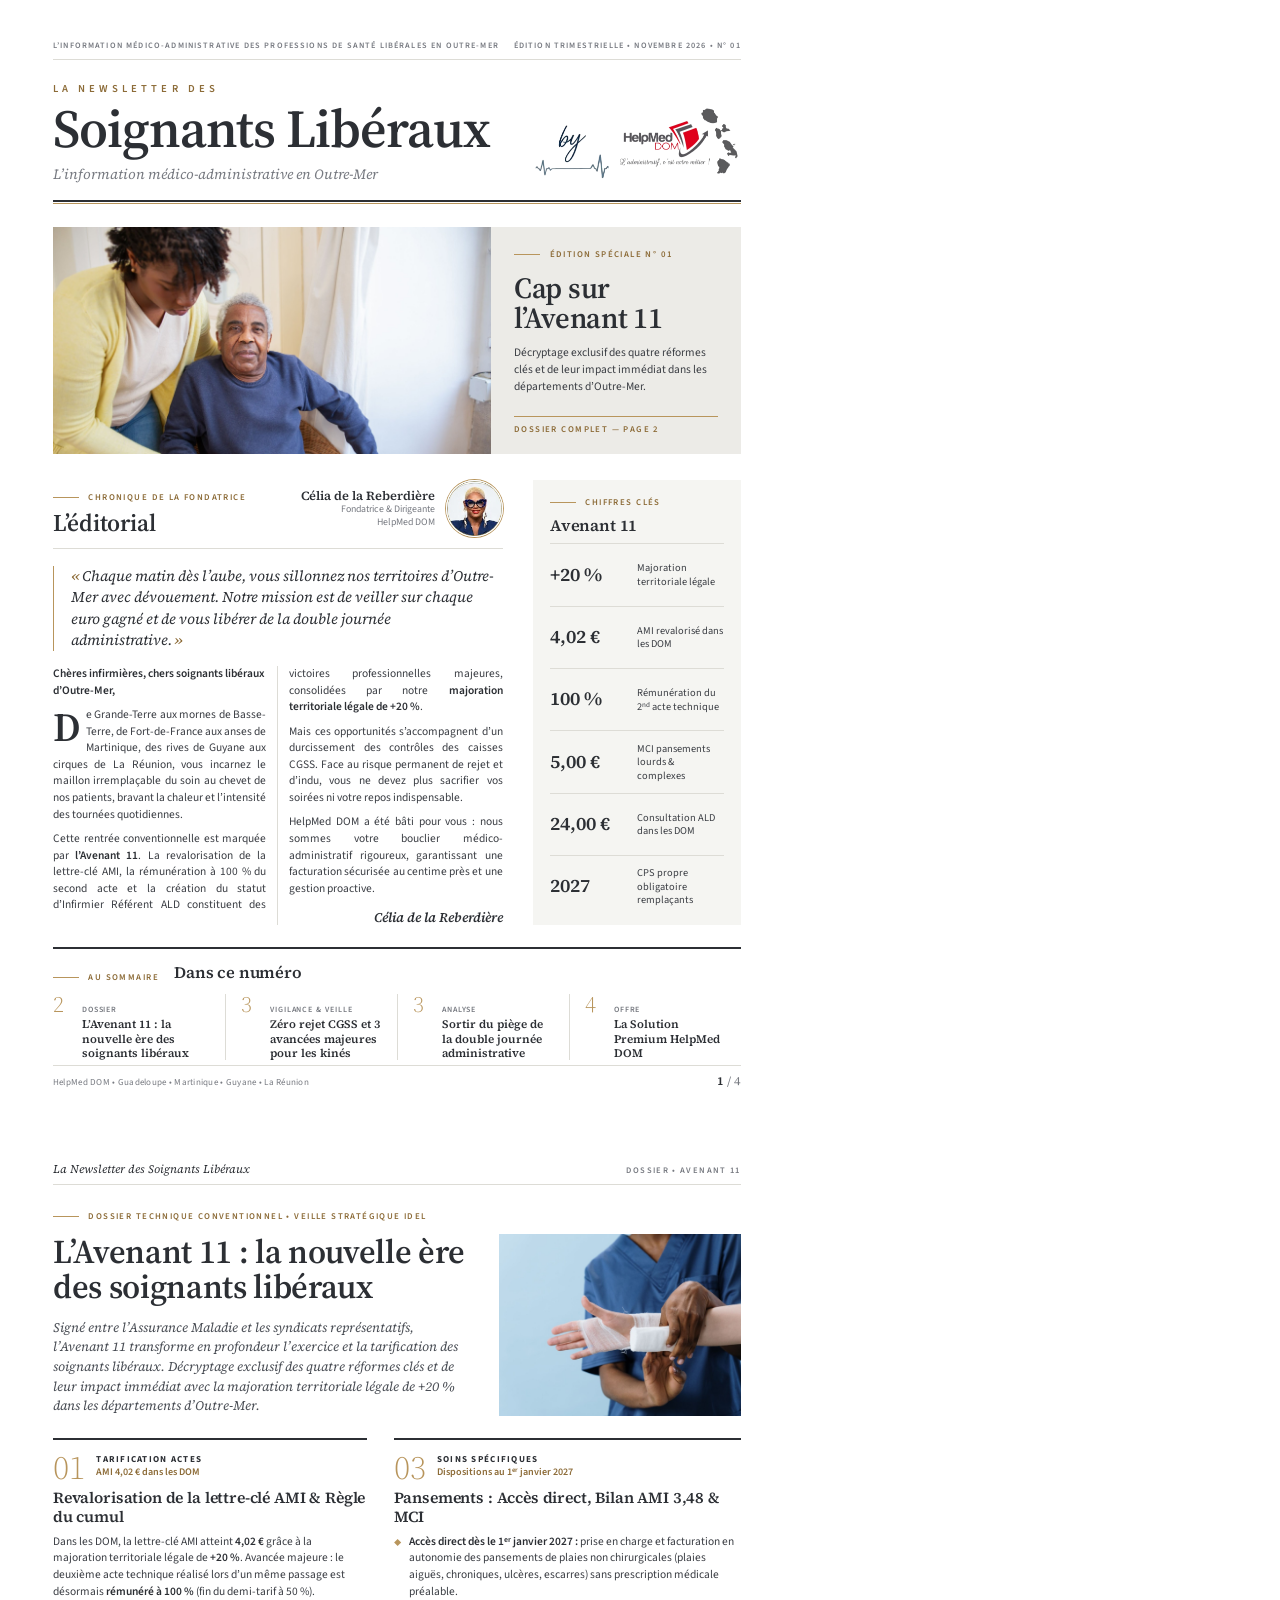
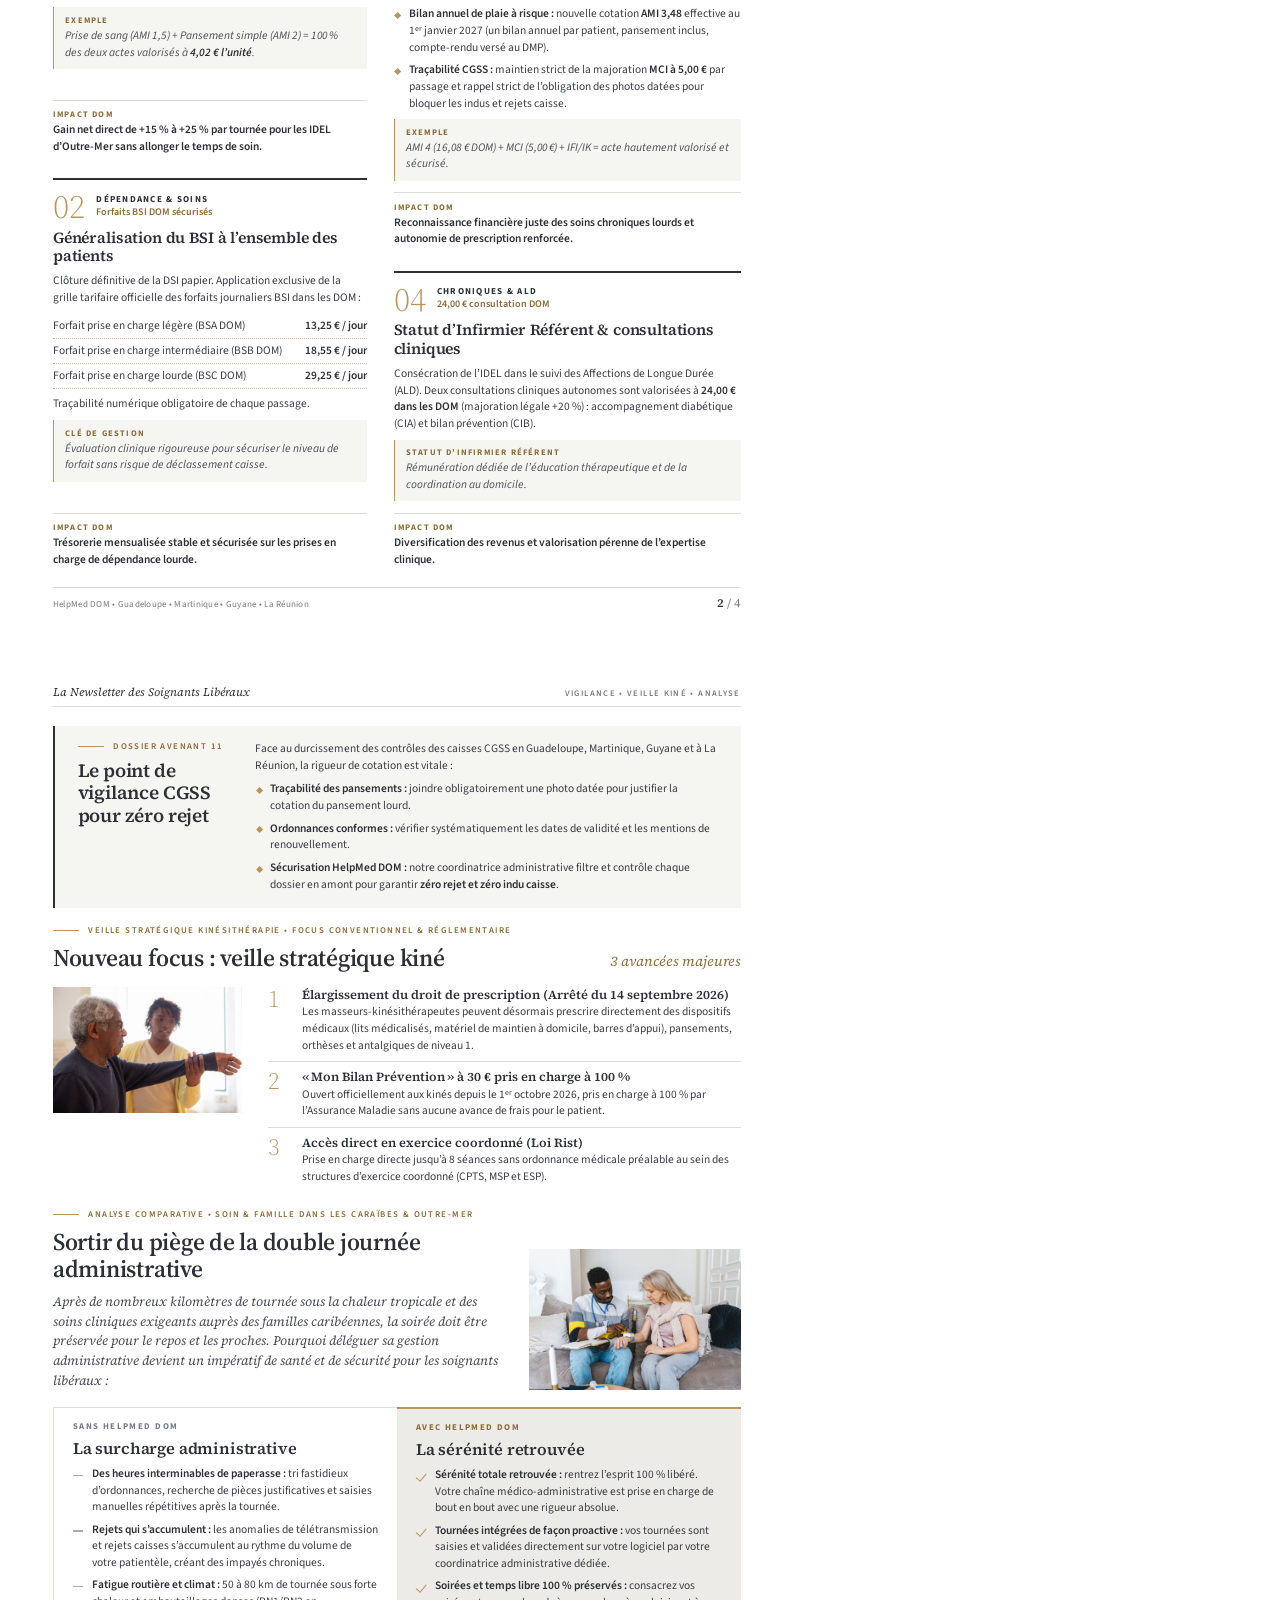
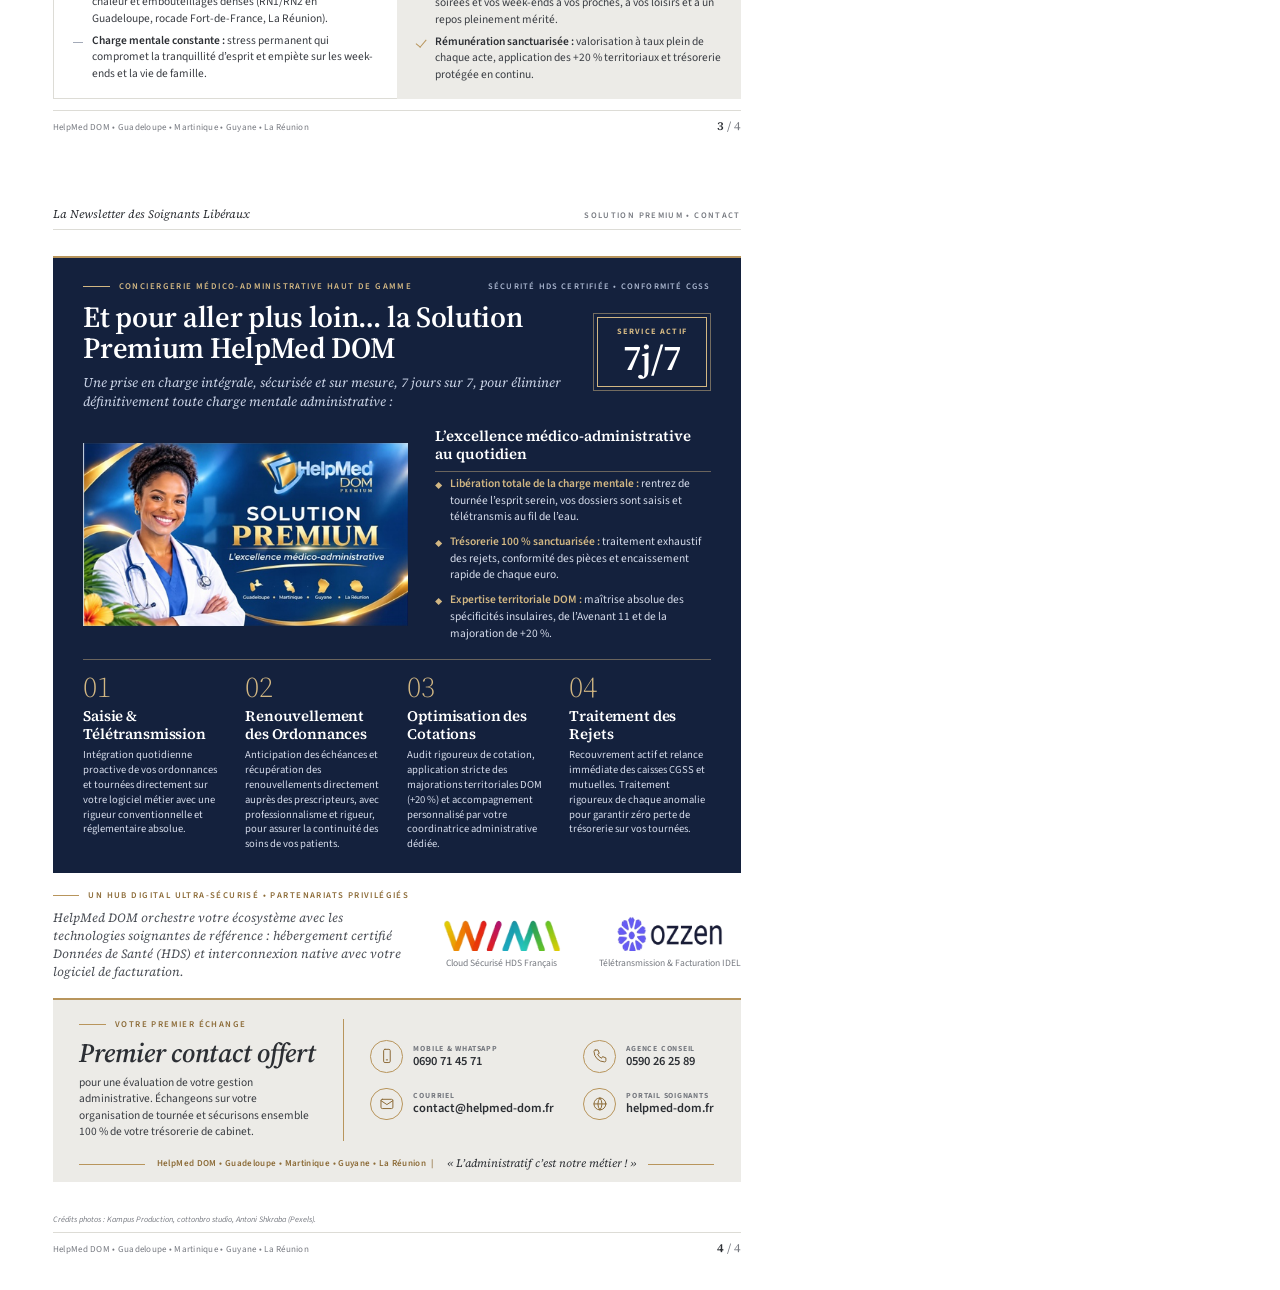
<file: newsletter/index.html>
<!doctype html>
<html lang="fr">
<head>
<meta charset="utf-8">
<title>Newsletter HelpMed DOM — Édition Spéciale N° 01 : Cap sur l'Avenant 11</title>
<link rel="stylesheet" href="assets/fonts/fonts.css">
<link rel="stylesheet" href="assets/theme.css">
<style>
  .np-title, .h-xl, .h-l, .cover-panel h2, .premium h2, .ct-head h2 { font-family: var(--display); }

  /* ---------- page 1 : la une ---------- */
  .topline { display: flex; justify-content: space-between; font: 600 6.2pt/1 var(--sans); letter-spacing: .14em; text-transform: uppercase; color: var(--muted); padding-bottom: 2.4mm; border-bottom: .5pt solid var(--rule); }
  .nameplate { display: grid; grid-template-columns: 1fr auto; align-items: end; gap: 6mm; padding: 6.5mm 0 4.5mm; }
  .np-pre { font: 600 8pt/1 var(--sans); letter-spacing: .38em; text-transform: uppercase; color: var(--gold); }
  .np-title { font-size: 40pt; line-height: .95; letter-spacing: -.02em; margin-top: 2.4mm; }
  .np-tag { font: italic 400 10.5pt/1.3 var(--serif); color: var(--muted); margin-top: 2.6mm; }
  .nameplate img { height: 20mm; mix-blend-mode: multiply; margin-bottom: 1mm; }
  .np-rule { height: 3.2pt; border-top: 1.6pt solid var(--ink); border-bottom: .5pt solid var(--gold-rule); }

  .cover { display: grid; grid-template-columns: 1fr 66mm; height: 60mm; margin-top: 6mm; }
  .cover-panel { background: var(--panel); padding: 6mm 6mm 5mm; display: flex; flex-direction: column; }
  .cover-panel h2 { font-size: 22pt; line-height: 1.05; margin-top: 3.2mm; }
  .cover-panel p { margin-top: 3mm; }
  .cover-panel .go { margin-top: auto; padding-top: 2.4mm; border-top: .5pt solid var(--gold-rule); font: 600 6.6pt/1 var(--sans); letter-spacing: .16em; text-transform: uppercase; color: var(--gold); }

  .p3 .rhead { margin-bottom: 5mm; }
  .p3 .compare { margin-bottom: 3mm; }
  .p1-main { display: grid; grid-template-columns: 1fr 55mm; gap: 8mm; margin-top: 7mm; }
  .edito-head { display: flex; justify-content: space-between; align-items: flex-end; gap: 4mm; padding-bottom: 3mm; border-bottom: .5pt solid var(--rule); }
  .edito-head h2 { margin-top: 1.8mm; }
  .byline { display: flex; align-items: center; gap: 3mm; text-align: right; }
  .byline img { order: 2; width: 15mm; height: 15mm; border-radius: 50%; object-fit: cover; border: 1.2pt solid #fff; box-shadow: 0 0 0 .7pt var(--gold-rule); }
  .byline b { display: block; font: 600 9.4pt/1.2 var(--serif); }
  .byline span { display: block; font-size: 7.4pt; line-height: 1.3; color: var(--muted); }
  .pull { margin: 4.5mm 0 4mm; padding-left: 4.5mm; border-left: 1.2pt solid var(--gold-rule); font: italic 400 11pt/1.45 var(--serif); color: var(--ink); }
  /* Guillemets ouvrant et fermant identiques, avec espace fine insécable */
  .pull::before { content: "«\202F"; font-weight: 600; color: var(--gold); }
  .pull::after { content: "\202F»"; font-weight: 600; color: var(--gold); }
  .edito-body { column-count: 2; column-gap: 6mm; column-rule: .5pt solid var(--rule); text-align: justify; hyphens: auto; hyphenate-limit-chars: 6 3 2; }
  .edito-body p + p { margin-top: 2mm; }
  .edito-body .salut { font-weight: 600; color: var(--ink); text-align: left; hyphens: manual; }
  .dropcap::first-letter { float: left; font: 600 30pt/.82 var(--display); color: var(--ink); margin: 1.1mm 1.6mm 0 0; }
  .sign { text-align: right !important; font: italic 600 10pt/1.2 var(--serif); color: var(--ink); margin-top: 3mm !important; }

  .side { display: flex; flex-direction: column; }
  .figs { flex: 1; display: flex; flex-direction: column; background: var(--paper); padding: 4.5mm 4.5mm 2mm; }
  .figs h3 { font-size: 12pt; margin: 1.6mm 0 1.6mm; }
  .fig { flex: 1; display: grid; grid-template-columns: 21mm 1fr; align-items: center; gap: 2mm; padding: 2mm 0; border-top: .5pt solid var(--rule); }
  .fig b { font: 600 14pt/1 var(--serif); white-space: nowrap; }
  .fig span { font-size: 7.8pt; line-height: 1.3; }
  .toc { margin-top: 6mm; padding-top: 3mm; border-top: 1.6pt solid var(--ink); }
  .toc-head { display: flex; align-items: baseline; gap: 4mm; margin-bottom: 2.6mm; }
  .toc h3 { font-size: 12pt; }
  .toc-items { display: grid; grid-template-columns: repeat(4, 1fr); }
  .toc .ti { display: grid; grid-template-columns: 6mm 1fr; gap: 1.6mm; align-items: baseline; padding: 0 4mm; border-left: .5pt solid var(--rule); }
  .toc .ti:first-child { border-left: 0; padding-left: 0; }
  .toc .pg { font: 300 17pt/1 var(--display); color: var(--gold-rule); }
  .toc .t { font: 600 8.6pt/1.25 var(--serif); color: var(--ink); }
  .toc .s { display: block; font: 600 6pt/1.3 var(--sans); letter-spacing: .12em; text-transform: uppercase; color: var(--muted); margin-bottom: .6mm; }

  /* ---------- page 2 : dossier ---------- */
  .dossier-head { display: grid; grid-template-columns: 1fr 64mm; gap: 8mm; align-items: end; }
  .dossier-head h1 { margin: 3mm 0 3.4mm; }
  .reforms { display: grid; grid-template-columns: 0.95fr 1.05fr; gap: 7mm; margin-top: 6mm; flex: 1; margin-bottom: 5mm; }
  .stack { display: flex; flex-direction: column; gap: 6mm; }
  .reform { flex: 1 1 auto; display: flex; flex-direction: column; gap: 1.9mm; border-top: 1.6pt solid var(--ink); padding-top: 3mm; }
  .reform-top { display: flex; align-items: center; gap: 3mm; }
  .reform-top .no { font: 300 25pt/.9 var(--display); color: var(--gold-rule); }
  .reform-top .lab { font: 700 6.8pt/1.3 var(--sans); letter-spacing: .14em; text-transform: uppercase; color: var(--ink); }
  .reform-top .meta { font: 600 7.6pt/1.3 var(--sans); color: var(--gold); }
  .reform h3 { font-size: 11.6pt; line-height: 1.22; }
  .reform .ex { background: var(--paper); border-left: 1.2pt solid var(--gold-rule); padding: 2mm 3mm; font-style: italic; color: var(--ink-soft); }
  .reform .ex span, .reform .impact em { display: block; font: 700 6.4pt/1.3 var(--sans); font-style: normal; letter-spacing: .14em; text-transform: uppercase; color: var(--gold); margin-bottom: .5mm; }
  .reform .impact { margin-top: auto; padding-top: 2.2mm; border-top: .5pt solid var(--rule); font-weight: 600; color: var(--ink); }
  .tarifs li { display: flex; justify-content: space-between; gap: 3mm; padding: 1mm 0; border-bottom: .5pt dotted #cbbf9f; }
  .tarifs li b { white-space: nowrap; }

  /* ---------- page 3 : vigilance, kiné, analyse ---------- */
  .vigil { display: grid; grid-template-columns: 40mm 1fr; gap: 7mm; background: var(--paper); border-left: 2pt solid var(--ink); padding: 4mm 6mm; }
  .vigil h2 { font-size: 14pt; line-height: 1.2; margin-top: 2mm; }
  .vigil .points { margin-top: 1.8mm; }
  .sec { margin-top: 4.5mm; }
  .sec-head h2 { margin-top: 2.2mm; }
  .sec-head.inline { display: flex; justify-content: space-between; align-items: baseline; flex-wrap: wrap; column-gap: 6mm; }
  .sec-head.inline .kicker { flex-basis: 100%; }
  .sec-head .sub { font: italic 400 10.6pt/1.3 var(--serif); color: var(--gold); }
  .kine-grid { display: grid; grid-template-columns: 50mm 1fr; gap: 7mm; margin-top: 4mm; align-items: start; }
  .adv li { display: grid; grid-template-columns: 7mm 1fr; gap: 2mm; padding: 1.8mm 0; border-top: .5pt solid var(--rule); }
  .adv li:first-child { border-top: 0; padding-top: 0; }
  .adv .n { font: 300 18pt/1 var(--display); color: var(--gold-rule); }
  .adv b { display: block; font: 600 9.4pt/1.3 var(--serif); margin-bottom: .4mm; }
  .analyse-grid { display: grid; grid-template-columns: 1fr 56mm; gap: 7mm; align-items: end; }
  .analyse-grid .lead { margin-top: 2.6mm; }
  .compare { display: grid; grid-template-columns: 1fr 1fr; margin-top: 4.5mm; }
  .compare > div { padding: 3.8mm 5mm 4mm; }
  .compare .without { border: .5pt solid var(--rule); border-right: 0; }
  .compare .with { background: var(--panel); border-top: 2pt solid var(--gold-rule); }
  .compare .tag { font: 700 6.6pt/1 var(--sans); letter-spacing: .16em; text-transform: uppercase; color: var(--muted); }
  .compare .with .tag { color: var(--gold); }
  .compare h3 { font-size: 12pt; margin: 1.6mm 0 1mm; }
  .compare li { position: relative; padding-left: 5mm; margin-top: 1.5mm; }
  .compare .without li::before { content: ""; position: absolute; left: 0; top: 2.3mm; width: 2.6mm; height: .8pt; background: #a3aab8; }
  .compare .with li::before { content: ""; position: absolute; left: .6mm; top: .9mm; width: 1.3mm; height: 2.5mm; border-right: 1.1pt solid var(--gold-rule); border-bottom: 1.1pt solid var(--gold-rule); transform: rotate(40deg); }

  /* ---------- page 4 : offre premium, partenaires, contact ---------- */
  .premium { background: var(--navy); color: #d6dceb; border-top: 2pt solid var(--gold-rule); padding: 6mm 8mm 5.5mm; }
  .premium .kicker { color: var(--gold-light); }
  .premium .kicker::before { background: var(--gold-light); }
  .premium h2, .premium h3, .premium .ex-title { color: #fff; }
  .premium b { color: var(--gold-light); }
  .pm-head { display: flex; justify-content: space-between; align-items: center; }
  .pm-cert { font: 600 6.4pt/1 var(--sans); letter-spacing: .14em; text-transform: uppercase; color: #aab6cf; }
  .premium h2 { font-size: 22pt; line-height: 1.08; margin-top: 2.6mm; }
  .pm-top { display: grid; grid-template-columns: 1fr auto; gap: 8mm; align-items: center; }
  .pm-badge { text-align: center; border: .8pt solid var(--gold-light); outline: .5pt solid rgba(210,183,131,.5); outline-offset: 1mm; padding: 2.4mm 5mm 2.6mm; margin-right: 1mm; }
  .pm-badge span { display: block; font: 700 6.2pt/1.2 var(--sans); letter-spacing: .14em; text-transform: uppercase; color: var(--gold-light); }
  .pm-badge b { display: block; font: 600 27pt/1 var(--display); color: #fff; margin-top: 1mm; }
  .premium .lead { color: #c9d2e5; margin-top: 2mm; }
  .pm-body { display: grid; grid-template-columns: 86mm 1fr; gap: 7mm; align-items: center; margin-top: 4mm; }
  .pm-body img { width: 100%; height: auto; }
  .ex-title { font: 600 11pt/1.25 var(--serif); padding-bottom: 2mm; margin-bottom: 1mm; border-bottom: .5pt solid rgba(210,183,131,.45); }
  .premium .points li + li { margin-top: 2.2mm; }
  .premium .points li::before { background: var(--gold-light); }
  .services { display: grid; grid-template-columns: repeat(4, 1fr); gap: 5.5mm; margin-top: 4.5mm; padding-top: 3.5mm; font-size: 8pt; line-height: 1.4; border-top: .5pt solid rgba(210,183,131,.45); }
  .services .no { font: 300 22pt/1 var(--display); color: var(--gold-light); }
  .services h3 { display: flex; align-items: flex-end; font-size: 11pt; line-height: 1.2; min-height: 2.4em; margin: 1.4mm 0 1.2mm; }

  .partners { padding: 4.5mm 0; }
  .partners-row { display: grid; grid-template-columns: 1fr auto auto; gap: 9mm; align-items: center; }
  .partners p { font: italic 400 9.4pt/1.45 var(--serif); color: var(--ink-soft); margin-top: 2mm; }
  .partners figure { text-align: center; font-size: 7.2pt; line-height: 1.25; color: var(--muted); }
  .partners figure img { height: 10mm; width: auto; margin: 0 auto 1.6mm; mix-blend-mode: multiply; }

  .contact { background: var(--panel); border-top: 2pt solid var(--gold-rule); padding: 5mm 7mm 3.2mm; }
  .ct-grid { display: grid; grid-template-columns: 70mm 1fr; gap: 7mm; align-items: center; }
  .ct-head { border-right: .5pt solid var(--gold-rule); padding-right: 6mm; }
  .ct-head h2 { font-size: 20pt; font-style: italic; line-height: 1.1; margin-top: 2mm; }
  .ct-head p { margin-top: 2mm; }
  .channels { display: grid; grid-template-columns: auto auto; justify-content: space-between; gap: 4mm 6mm; }
  .ch { display: flex; align-items: center; gap: 2.8mm; }
  .ico { flex: none; width: 8.6mm; height: 8.6mm; border: .8pt solid var(--gold-rule); border-radius: 50%; display: flex; align-items: center; justify-content: center; }
  .ico svg { width: 4.2mm; height: 4.2mm; fill: none; stroke: var(--gold); stroke-width: 1.5; stroke-linecap: round; stroke-linejoin: round; }
  .ch i { display: block; font: 700 5.8pt/1.2 var(--sans); font-style: normal; letter-spacing: .1em; text-transform: uppercase; color: var(--muted); }
  .ch b { display: block; font: 600 9.4pt/1.3 var(--sans); color: var(--ink); white-space: nowrap; }
  .signoff { display: flex; align-items: center; gap: 3mm; margin-top: 4.5mm; font: 600 6.8pt/1.3 var(--sans); letter-spacing: .04em; color: var(--gold); white-space: nowrap; }
  .signoff::before, .signoff::after { content: ""; flex: 1; height: .5pt; background: var(--gold-rule); }
  .signoff em { font: italic 400 8.4pt/1 var(--serif); color: var(--ink); letter-spacing: 0; }
</style>
</head>
<body>

<!-- ===================== PAGE 1 · LA UNE ===================== -->
<section class="page p1">
  <div class="topline"><span>L'information médico-administrative des professions de santé libérales en Outre-Mer</span><span>Édition trimestrielle • Novembre 2026 • N° 01</span></div>

  <header class="nameplate">
    <div>
      <div class="np-pre">La Newsletter des</div>
      <h1 class="np-title">Soignants Libéraux</h1>
      <div class="np-tag">L'information médico-administrative en Outre-Mer</div>
    </div>
    <img src="assets/logo.png" alt="HelpMed DOM — L'administratif, c'est notre métier !">
  </header>
  <div class="np-rule"></div>

  <section class="cover">
    <div class="photo"><img src="assets/photo-une.jpg" alt="Soignante à domicile aidant un patient âgé à se lever de son fauteuil" style="object-position: 50% 0%"></div>
    <div class="cover-panel">
      <div class="kicker">Édition spéciale N° 01</div>
      <h2>Cap sur l'Avenant 11</h2>
      <p>Décryptage exclusif des quatre réformes clés et de leur impact immédiat dans les départements d'Outre-Mer.</p>
      <div class="go">Dossier complet — page 2</div>
    </div>
  </section>

  <div class="p1-main">
    <article class="edito">
      <div class="edito-head">
        <div>
          <div class="kicker">Chronique de la fondatrice</div>
          <h2 class="h-l">L'éditorial</h2>
        </div>
        <div class="byline">
          <img src="assets/portrait.png" alt="Célia de la Reberdière">
          <div><b>Célia de la Reberdière</b><span>Fondatrice &amp; Dirigeante<br>HelpMed DOM</span></div>
        </div>
      </div>
      <blockquote class="pull">Chaque matin dès l'aube, vous sillonnez nos territoires d'Outre-Mer avec dévouement. Notre mission est de veiller sur chaque euro gagné et de vous libérer de la double journée administrative.</blockquote>
      <div class="edito-body">
        <p class="salut">Chères infirmières, chers soignants libéraux d'Outre-Mer,</p>
        <p class="dropcap">De Grande-Terre aux mornes de Basse-Terre, de Fort-de-France aux anses de Martinique, des rives de Guyane aux cirques de La Réunion, vous incarnez le maillon irremplaçable du soin au chevet de nos patients, bravant la chaleur et l'intensité des tournées quotidiennes.</p>
        <p>Cette rentrée conventionnelle est marquée par <b>l'Avenant 11</b>. La revalorisation de la lettre-clé AMI, la rémunération à 100 % du second acte et la création du statut d'Infirmier Référent ALD constituent des victoires professionnelles majeures, consolidées par notre <b>majoration territoriale légale de +20 %</b>.</p>
        <p>Mais ces opportunités s'accompagnent d'un durcissement des contrôles des caisses CGSS. Face au risque permanent de rejet et d'indu, vous ne devez plus sacrifier vos soirées ni votre repos indispensable.</p>
        <p>HelpMed DOM a été bâti pour vous : nous sommes votre bouclier médico-administratif rigoureux, garantissant une facturation sécurisée au centime près et une gestion proactive.</p>
        <p class="sign">Célia de la Reberdière</p>
      </div>
    </article>

    <aside class="side">
      <div class="figs">
        <div class="kicker">Chiffres clés</div>
        <h3>Avenant 11</h3>
        <div class="fig"><b>+20 %</b><span>Majoration territoriale légale</span></div>
        <div class="fig"><b>4,02 €</b><span>AMI revalorisé dans les DOM</span></div>
        <div class="fig"><b>100 %</b><span>Rémunération du 2<sup>nd</sup> acte technique</span></div>
        <div class="fig"><b>5,00 €</b><span>MCI pansements lourds &amp; complexes</span></div>
        <div class="fig"><b>24,00 €</b><span>Consultation ALD dans les DOM</span></div>
        <div class="fig"><b>2027</b><span>CPS propre obligatoire remplaçants</span></div>
      </div>
    </aside>
  </div>

  <nav class="toc">
    <div class="toc-head"><div class="kicker">Au sommaire</div><h3>Dans ce numéro</h3></div>
    <div class="toc-items">
      <div class="ti"><span class="pg">2</span><span class="t"><span class="s">Dossier</span>L'Avenant 11 : la nouvelle ère des soignants libéraux</span></div>
      <div class="ti"><span class="pg">3</span><span class="t"><span class="s">Vigilance &amp; veille</span>Zéro rejet CGSS et 3 avancées majeures pour les kinés</span></div>
      <div class="ti"><span class="pg">3</span><span class="t"><span class="s">Analyse</span>Sortir du piège de la double journée administrative</span></div>
      <div class="ti"><span class="pg">4</span><span class="t"><span class="s">Offre</span>La Solution Premium HelpMed DOM</span></div>
    </div>
  </nav>

  <footer class="rfoot"><span>HelpMed DOM • Guadeloupe • Martinique • Guyane • La Réunion</span><span class="num">1 <span>/ 4</span></span></footer>
</section>

<!-- ===================== PAGE 2 · DOSSIER AVENANT 11 ===================== -->
<section class="page p2">
  <div class="rhead"><span class="brand">La Newsletter des Soignants Libéraux</span><span>Dossier • Avenant 11</span></div>

  <header class="dossier-head">
    <div>
      <div class="kicker">Dossier technique conventionnel • Veille stratégique IDEL</div>
      <h1 class="h-xl">L'Avenant 11 : la nouvelle ère des soignants libéraux</h1>
      <p class="lead">Signé entre l'Assurance Maladie et les syndicats représentatifs, l'Avenant 11 transforme en profondeur l'exercice et la tarification des soignants libéraux. Décryptage exclusif des quatre réformes clés et de leur impact immédiat avec la majoration territoriale légale de +20 % dans les départements d'Outre-Mer.</p>
    </div>
    <div class="photo r43"><img src="assets/photo-dossier.jpg" alt="Soignante en tenue réalisant un bandage"></div>
  </header>

  <div class="reforms">
    <div class="stack">
      <article class="reform">
        <div class="reform-top"><span class="no">01</span><div><div class="lab">Tarification actes</div><div class="meta">AMI 4,02 € dans les DOM</div></div></div>
        <h3>Revalorisation de la lettre-clé AMI &amp; Règle du cumul</h3>
        <p>Dans les DOM, la lettre-clé AMI atteint <b>4,02 €</b> grâce à la majoration territoriale légale de <b>+20 %</b>. Avancée majeure : le deuxième acte technique réalisé lors d'un même passage est désormais <b>rémunéré à 100 %</b> (fin du demi-tarif à 50 %).</p>
        <p class="ex"><span>Exemple</span>Prise de sang (AMI 1,5) + Pansement simple (AMI 2) = 100 % des deux actes valorisés à <b>4,02 € l'unité</b>.</p>
        <p class="impact"><em>Impact DOM</em>Gain net direct de +15 % à +25 % par tournée pour les IDEL d'Outre-Mer sans allonger le temps de soin.</p>
      </article>
      <article class="reform">
        <div class="reform-top"><span class="no">02</span><div><div class="lab">Dépendance &amp; soins</div><div class="meta">Forfaits BSI DOM sécurisés</div></div></div>
        <h3>Généralisation du BSI à l'ensemble des patients</h3>
        <p>Clôture définitive de la DSI papier. Application exclusive de la grille tarifaire officielle des forfaits journaliers BSI dans les DOM :</p>
        <ul class="tarifs">
          <li><span>Forfait prise en charge légère (BSA DOM)</span><b>13,25 € / jour</b></li>
          <li><span>Forfait prise en charge intermédiaire (BSB DOM)</span><b>18,55 € / jour</b></li>
          <li><span>Forfait prise en charge lourde (BSC DOM)</span><b>29,25 € / jour</b></li>
        </ul>
        <p>Traçabilité numérique obligatoire de chaque passage.</p>
        <p class="ex"><span>Clé de gestion</span>Évaluation clinique rigoureuse pour sécuriser le niveau de forfait sans risque de déclassement caisse.</p>
        <p class="impact"><em>Impact DOM</em>Trésorerie mensualisée stable et sécurisée sur les prises en charge de dépendance lourde.</p>
      </article>
    </div>
    <div class="stack">
      <article class="reform">
        <div class="reform-top"><span class="no">03</span><div><div class="lab">Soins spécifiques</div><div class="meta">Dispositions au 1<sup>er</sup> janvier 2027</div></div></div>
        <h3>Pansements : Accès direct, Bilan AMI 3,48 &amp; MCI</h3>
        <ul class="points">
          <li><b>Accès direct dès le 1<sup>er</sup> janvier 2027 :</b> prise en charge et facturation en autonomie des pansements de plaies non chirurgicales (plaies aiguës, chroniques, ulcères, escarres) sans prescription médicale préalable.</li>
          <li><b>Bilan annuel de plaie à risque :</b> nouvelle cotation <b>AMI 3,48</b> effective au 1<sup>er</sup> janvier 2027 (un bilan annuel par patient, pansement inclus, compte-rendu versé au DMP).</li>
          <li><b>Traçabilité CGSS :</b> maintien strict de la majoration <b>MCI à 5,00 €</b> par passage et rappel strict de l'obligation des photos datées pour bloquer les indus et rejets caisse.</li>
        </ul>
        <p class="ex"><span>Exemple</span>AMI 4 (16,08 € DOM) + MCI (5,00 €) + IFI/IK = acte hautement valorisé et sécurisé.</p>
        <p class="impact"><em>Impact DOM</em>Reconnaissance financière juste des soins chroniques lourds et autonomie de prescription renforcée.</p>
      </article>
      <article class="reform">
        <div class="reform-top"><span class="no">04</span><div><div class="lab">Chroniques &amp; ALD</div><div class="meta">24,00 € consultation DOM</div></div></div>
        <h3>Statut d'Infirmier Référent &amp; consultations cliniques</h3>
        <p>Consécration de l'IDEL dans le suivi des Affections de Longue Durée (ALD). Deux consultations cliniques autonomes sont valorisées à <b>24,00 € dans les DOM</b> (majoration légale +20 %) : accompagnement diabétique (CIA) et bilan prévention (CIB).</p>
        <p class="ex"><span>Statut d'Infirmier Référent</span>Rémunération dédiée de l'éducation thérapeutique et de la coordination au domicile.</p>
        <p class="impact"><em>Impact DOM</em>Diversification des revenus et valorisation pérenne de l'expertise clinique.</p>
      </article>
    </div>
  </div>

  <footer class="rfoot"><span>HelpMed DOM • Guadeloupe • Martinique • Guyane • La Réunion</span><span class="num">2 <span>/ 4</span></span></footer>
</section>

<!-- ===================== PAGE 3 · VIGILANCE, VEILLE KINÉ, ANALYSE ===================== -->
<section class="page p3">
  <div class="rhead"><span class="brand">La Newsletter des Soignants Libéraux</span><span>Vigilance • Veille kiné • Analyse</span></div>

  <section class="vigil">
    <div>
      <div class="kicker">Dossier Avenant 11</div>
      <h2>Le point de vigilance CGSS pour zéro rejet</h2>
    </div>
    <div>
      <p>Face au durcissement des contrôles des caisses CGSS en Guadeloupe, Martinique, Guyane et à La Réunion, la rigueur de cotation est vitale :</p>
      <ul class="points">
        <li><b>Traçabilité des pansements :</b> joindre obligatoirement une photo datée pour justifier la cotation du pansement lourd.</li>
        <li><b>Ordonnances conformes :</b> vérifier systématiquement les dates de validité et les mentions de renouvellement.</li>
        <li><b>Sécurisation HelpMed DOM :</b> notre coordinatrice administrative filtre et contrôle chaque dossier en amont pour garantir <b>zéro rejet et zéro indu caisse</b>.</li>
      </ul>
    </div>
  </section>

  <section class="sec kine">
    <div class="sec-head inline">
      <div class="kicker">Veille stratégique kinésithérapie • Focus conventionnel &amp; réglementaire</div>
      <h2 class="h-l">Nouveau focus : veille stratégique kiné</h2>
      <div class="sub">3 avancées majeures</div>
    </div>
    <div class="kine-grid">
      <div class="photo r32"><img src="assets/photo-kine.jpg" alt="Soignante accompagnant un patient âgé dans un exercice de mobilité, à domicile"></div>
      <ol class="adv">
        <li><span class="n">1</span><div><b>Élargissement du droit de prescription (Arrêté du 14 septembre 2026)</b>Les masseurs-kinésithérapeutes peuvent désormais prescrire directement des dispositifs médicaux (lits médicalisés, matériel de maintien à domicile, barres d'appui), pansements, orthèses et antalgiques de niveau 1.</div></li>
        <li><span class="n">2</span><div><b>« Mon Bilan Prévention » à 30 € pris en charge à 100 %</b>Ouvert officiellement aux kinés depuis le 1<sup>er</sup> octobre 2026, pris en charge à 100 % par l'Assurance Maladie sans aucune avance de frais pour le patient.</div></li>
        <li><span class="n">3</span><div><b>Accès direct en exercice coordonné (Loi Rist)</b>Prise en charge directe jusqu'à 8 séances sans ordonnance médicale préalable au sein des structures d'exercice coordonné (CPTS, MSP et ESP).</div></li>
      </ol>
    </div>
  </section>

  <section class="sec analyse">
    <div class="analyse-grid">
      <div>
        <div class="kicker">Analyse comparative • Soin &amp; famille dans les Caraïbes &amp; Outre-Mer</div>
        <h2 class="h-l" style="margin-top:2.2mm">Sortir du piège de la double journée administrative</h2>
        <p class="lead">Après de nombreux kilomètres de tournée sous la chaleur tropicale et des soins cliniques exigeants auprès des familles caribéennes, la soirée doit être préservée pour le repos et les proches. Pourquoi déléguer sa gestion administrative devient un impératif de santé et de sécurité pour les soignants libéraux :</p>
      </div>
      <div class="photo r32"><img src="assets/photo-domicile.jpg" alt="Soignant mesurant la tension d'une patiente à son domicile"></div>
    </div>
    <div class="compare">
      <div class="without">
        <div class="tag">Sans HelpMed DOM</div>
        <h3>La surcharge administrative</h3>
        <ul>
          <li><b>Des heures interminables de paperasse :</b> tri fastidieux d'ordonnances, recherche de pièces justificatives et saisies manuelles répétitives après la tournée.</li>
          <li><b>Rejets qui s'accumulent :</b> les anomalies de télétransmission et rejets caisses s'accumulent au rythme du volume de votre patientèle, créant des impayés chroniques.</li>
          <li><b>Fatigue routière et climat :</b> 50 à 80 km de tournée sous forte chaleur et embouteillages denses (RN1/RN2 en Guadeloupe, rocade Fort-de-France, La Réunion).</li>
          <li><b>Charge mentale constante :</b> stress permanent qui compromet la tranquillité d'esprit et empiète sur les week-ends et la vie de famille.</li>
        </ul>
      </div>
      <div class="with">
        <div class="tag">Avec HelpMed DOM</div>
        <h3>La sérénité retrouvée</h3>
        <ul>
          <li><b>Sérénité totale retrouvée :</b> rentrez l'esprit 100 % libéré. Votre chaîne médico-administrative est prise en charge de bout en bout avec une rigueur absolue.</li>
          <li><b>Tournées intégrées de façon proactive :</b> vos tournées sont saisies et validées directement sur votre logiciel par votre coordinatrice administrative dédiée.</li>
          <li><b>Soirées et temps libre 100 % préservés :</b> consacrez vos soirées et vos week-ends à vos proches, à vos loisirs et à un repos pleinement mérité.</li>
          <li><b>Rémunération sanctuarisée :</b> valorisation à taux plein de chaque acte, application des +20 % territoriaux et trésorerie protégée en continu.</li>
        </ul>
      </div>
    </div>
  </section>

  <footer class="rfoot"><span>HelpMed DOM • Guadeloupe • Martinique • Guyane • La Réunion</span><span class="num">3 <span>/ 4</span></span></footer>
</section>

<!-- ===================== PAGE 4 · SOLUTION PREMIUM & CONTACT ===================== -->
<section class="page p4">
  <div class="rhead"><span class="brand">La Newsletter des Soignants Libéraux</span><span>Solution Premium • Contact</span></div>

  <section class="premium">
    <div class="pm-head">
      <div class="kicker">Conciergerie médico-administrative haut de gamme</div>
      <div class="pm-cert">Sécurité HDS certifiée • Conformité CGSS</div>
    </div>
    <div class="pm-top">
      <div>
        <h2>Et pour aller plus loin... la Solution Premium HelpMed DOM</h2>
        <p class="lead">Une prise en charge intégrale, sécurisée et sur mesure, 7 jours sur 7, pour éliminer définitivement toute charge mentale administrative :</p>
      </div>
      <div class="pm-badge"><span>Service actif</span><b>7j/7</b></div>
    </div>
    <div class="pm-body">
      <img src="assets/premium.png" alt="HelpMed DOM — Solution Premium, l'excellence médico-administrative">
      <div>
        <div class="ex-title">L'excellence médico-administrative au quotidien</div>
        <ul class="points">
          <li><b>Libération totale de la charge mentale :</b> rentrez de tournée l'esprit serein, vos dossiers sont saisis et télétransmis au fil de l'eau.</li>
          <li><b>Trésorerie 100 % sanctuarisée :</b> traitement exhaustif des rejets, conformité des pièces et encaissement rapide de chaque euro.</li>
          <li><b>Expertise territoriale DOM :</b> maîtrise absolue des spécificités insulaires, de l'Avenant 11 et de la majoration de +20 %.</li>
        </ul>
      </div>
    </div>
    <div class="services">
      <div><span class="no">01</span><h3>Saisie &amp; Télétransmission</h3><p>Intégration quotidienne proactive de vos ordonnances et tournées directement sur votre logiciel métier avec une rigueur conventionnelle et réglementaire absolue.</p></div>
      <div><span class="no">02</span><h3>Renouvellement des Ordonnances</h3><p>Anticipation des échéances et récupération des renouvellements directement auprès des prescripteurs, avec professionnalisme et rigueur, pour assurer la continuité des soins de vos patients.</p></div>
      <div><span class="no">03</span><h3>Optimisation des Cotations</h3><p>Audit rigoureux de cotation, application stricte des majorations territoriales DOM (+20 %) et accompagnement personnalisé par votre coordinatrice administrative dédiée.</p></div>
      <div><span class="no">04</span><h3>Traitement des Rejets</h3><p>Recouvrement actif et relance immédiate des caisses CGSS et mutuelles. Traitement rigoureux de chaque anomalie pour garantir zéro perte de trésorerie sur vos tournées.</p></div>
    </div>
  </section>

  <section class="partners">
    <div class="kicker">Un hub digital ultra-sécurisé • Partenariats privilégiés</div>
    <div class="partners-row">
      <p>HelpMed DOM orchestre votre écosystème avec les technologies soignantes de référence : hébergement certifié Données de Santé (HDS) et interconnexion native avec votre logiciel de facturation.</p>
    <figure><img src="assets/wimi.png" alt="WIMI"><figcaption>Cloud Sécurisé HDS Français</figcaption></figure>
    <figure><img src="assets/ozzen.png" alt="ozzen"><figcaption>Télétransmission &amp; Facturation IDEL</figcaption></figure>
    </div>
  </section>

  <section class="contact">
    <div class="ct-grid">
      <div class="ct-head">
        <div class="kicker">Votre premier échange</div>
        <h2>Premier contact offert</h2>
        <p>pour une évaluation de votre gestion administrative. Échangeons sur votre organisation de tournée et sécurisons ensemble 100 % de votre trésorerie de cabinet.</p>
      </div>
      <div class="channels">
        <div class="ch"><span class="ico"><svg viewBox="0 0 24 24"><rect x="7" y="2" width="10" height="20" rx="2"/><path d="M11 18h2"/></svg></span><div><i>Mobile &amp; WhatsApp</i><b>0690 71 45 71</b></div></div>
        <div class="ch"><span class="ico"><svg viewBox="0 0 24 24"><path d="M5 3h4l2 5-2.5 1.5a11 11 0 0 0 6 6L16 13l5 2v4a2 2 0 0 1-2 2A16 16 0 0 1 3 5a2 2 0 0 1 2-2z"/></svg></span><div><i>Agence conseil</i><b>0590 26 25 89</b></div></div>
        <div class="ch"><span class="ico"><svg viewBox="0 0 24 24"><rect x="3" y="5" width="18" height="14" rx="2"/><path d="m3 7 9 6 9-6"/></svg></span><div><i>Courriel</i><b>contact@helpmed-dom.fr</b></div></div>
        <div class="ch"><span class="ico"><svg viewBox="0 0 24 24"><circle cx="12" cy="12" r="9"/><path d="M3 12h18M12 3a14 14 0 0 1 0 18M12 3a14 14 0 0 0 0 18"/></svg></span><div><i>Portail soignants</i><b>helpmed-dom.fr</b></div></div>
      </div>
    </div>
    <div class="signoff">HelpMed DOM • Guadeloupe • Martinique • Guyane • La Réunion &nbsp;|&nbsp; <em>« L'administratif c'est notre métier ! »</em></div>
  </section>

  <p class="credits">Crédits photos : Kampus Production, cottonbro studio, Antoni Shkraba (Pexels).</p>
  <footer class="rfoot"><span>HelpMed DOM • Guadeloupe • Martinique • Guyane • La Réunion</span><span class="num">4 <span>/ 4</span></span></footer>
</section>

<script src="assets/typo.js"></script>
</body>
</html>
</file>
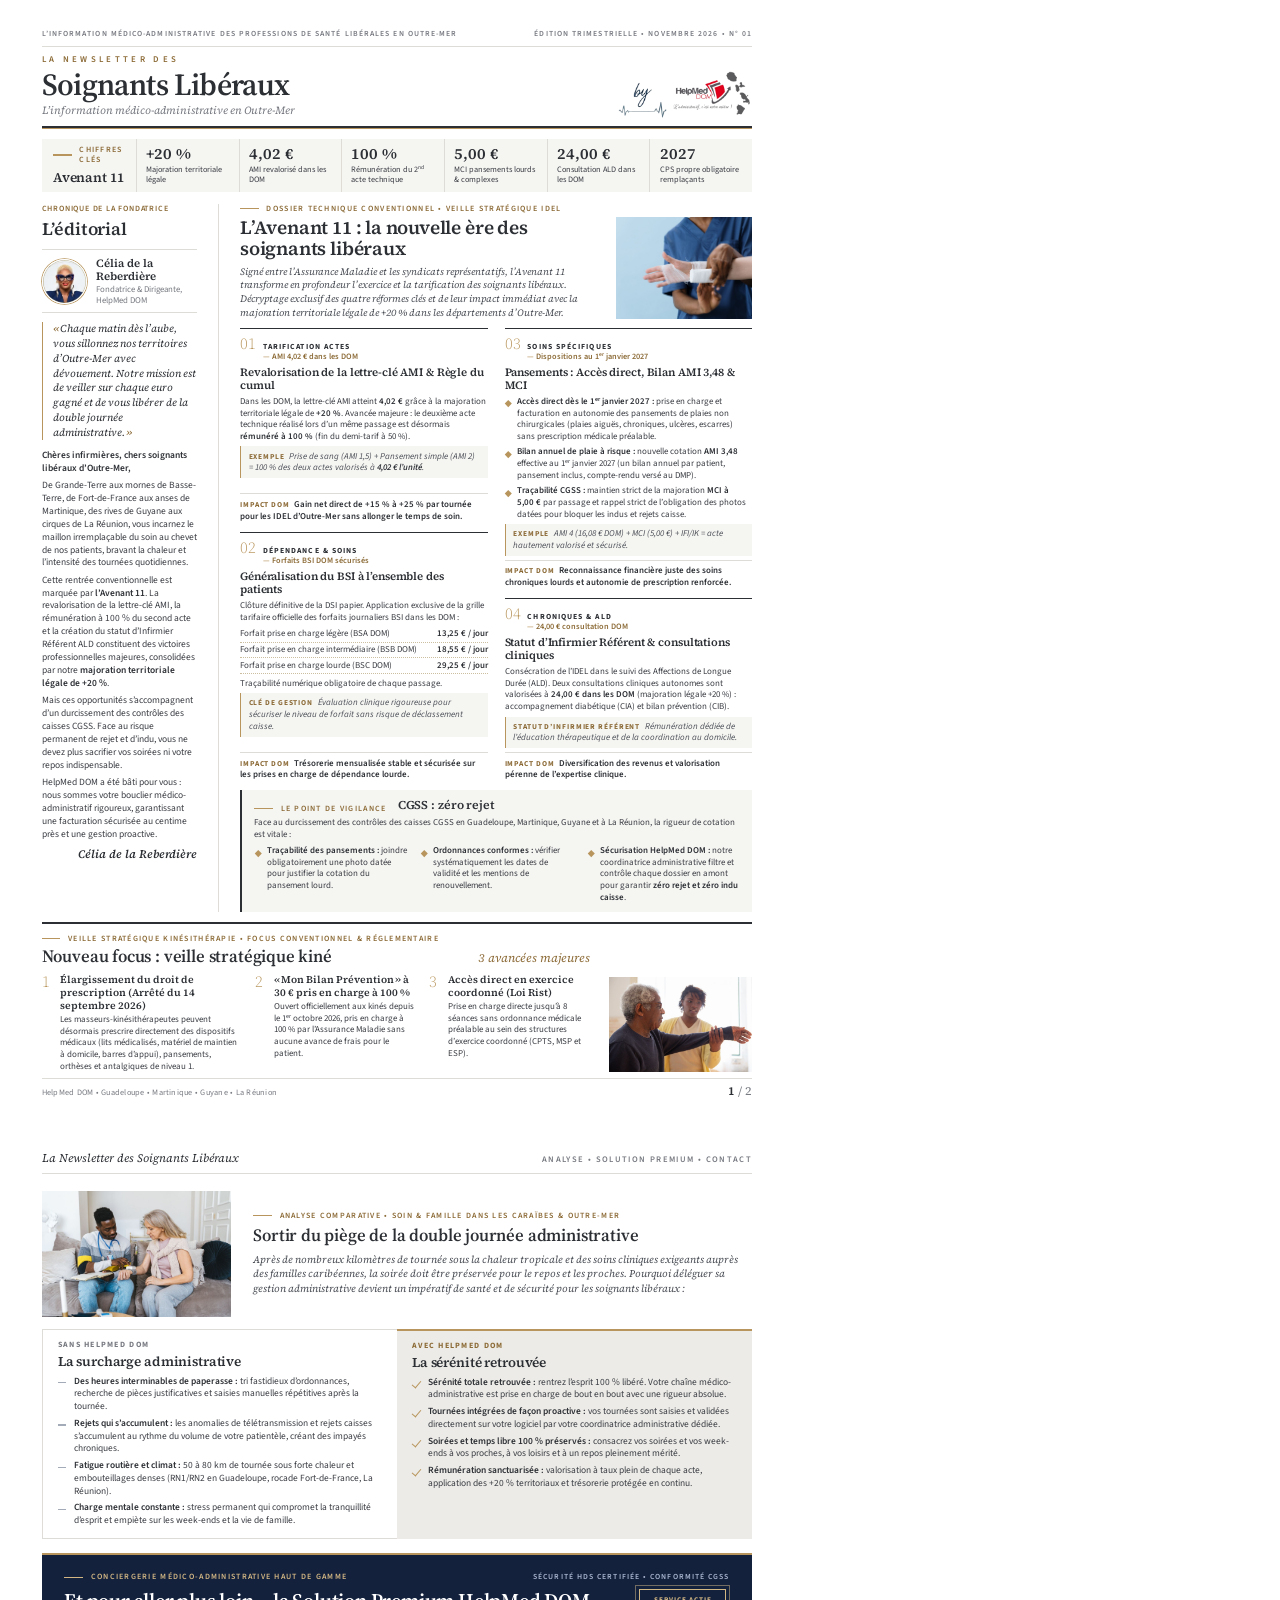
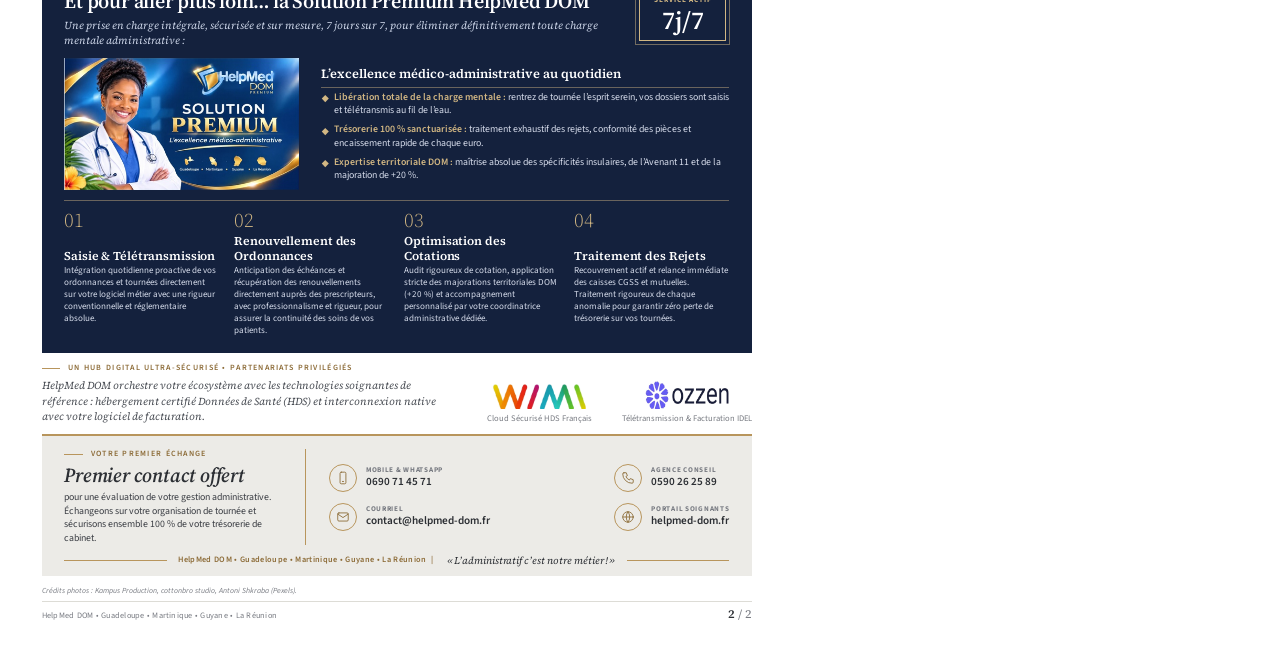
<file: newsletter/index-2p.html>
<!doctype html>
<html lang="fr">
<head>
<meta charset="utf-8">
<title>Newsletter HelpMed DOM — Édition Spéciale N° 01 : Cap sur l'Avenant 11 (version 2 pages)</title>
<link rel="stylesheet" href="assets/fonts/fonts.css">
<link rel="stylesheet" href="assets/theme.css">
<style>
  /* Version compacte : même charte que la version 4 pages, échelle typographique resserrée. */
  body { font-size: 7.4pt; line-height: 1.38; }
  .page { padding: 8mm 11mm 6.5mm; }
  .np-title, .h-l, .premium h2, .ct-head h2 { font-family: var(--display); }
  .h-l { font-size: 13pt; line-height: 1.12; }
  .lead { font-size: 8pt; line-height: 1.45; }
  .kicker { font-size: 6pt; gap: 2mm; }
  .kicker::before { width: 5mm; }
  .points li { padding-left: 3.4mm; }
  .points li + li { margin-top: 1mm; }
  .points li::before { top: 1.45mm; width: 1.2mm; height: 1.2mm; }
  .rhead { margin-bottom: 4.5mm; }
  .rfoot { padding-top: 1.5mm; font-size: 6.2pt; }
  .gap { flex: none; height: 4mm; }

  /* ---------- page 1 ---------- */
  .topline { display: flex; justify-content: space-between; font: 600 5.8pt/1 var(--sans); letter-spacing: .14em; text-transform: uppercase; color: var(--muted); padding-bottom: 2mm; border-bottom: .5pt solid var(--rule); }
  .nameplate { display: grid; grid-template-columns: 1fr auto; align-items: end; gap: 6mm; padding: 2.6mm 0 2mm; }
  .np-pre { font: 600 6.6pt/1 var(--sans); letter-spacing: .38em; text-transform: uppercase; color: var(--gold); }
  .np-title { font-size: 23pt; line-height: .95; letter-spacing: -.02em; margin-top: 1.4mm; }
  .np-tag { font: italic 400 8.2pt/1.3 var(--serif); color: var(--muted); margin-top: 1.2mm; }
  .nameplate img { height: 13mm; mix-blend-mode: multiply; }
  .np-rule { height: 3.2pt; border-top: 1.6pt solid var(--ink); border-bottom: .5pt solid var(--gold-rule); }

  .p1-main { display: grid; grid-template-columns: 47mm 1fr; gap: 5.5mm; margin-top: 3mm; }
  .edito { display: flex; flex-direction: column; border-right: .5pt solid var(--rule); padding-right: 5.5mm; }
  .edito .kicker { letter-spacing: .1em; }
  .edito .kicker::before { display: none; }
  .edito h2 { font-size: 13pt; margin-top: 1mm; }
  .byline { display: flex; align-items: center; gap: 2.4mm; margin-top: 2mm; padding: 1.8mm 0; border-top: .5pt solid var(--rule); border-bottom: .5pt solid var(--rule); }
  .byline img { width: 12mm; height: 12mm; border-radius: 50%; object-fit: cover; border: 1pt solid #fff; box-shadow: 0 0 0 .6pt var(--gold-rule); }
  .byline b { display: block; font: 600 8.4pt/1.2 var(--serif); }
  .byline span { display: block; font-size: 6.6pt; line-height: 1.25; color: var(--muted); }
  .pull { margin: 2.4mm 0 2.2mm; padding-left: 2.8mm; border-left: 1pt solid var(--gold-rule); font: italic 400 7.9pt/1.4 var(--serif); color: var(--ink); }
  /* Guillemets ouvrant et fermant identiques, avec espace fine insécable */
  .pull::before { content: "«\202F"; font-weight: 600; color: var(--gold); }
  .pull::after { content: "\202F»"; font-weight: 600; color: var(--gold); }
  .edito-body { font-size: 7.15pt; line-height: 1.36; text-align: left; hyphens: auto; hyphenate-limit-chars: 6 3 2; }
  .edito-body p + p { margin-top: 1.1mm; }
  .edito-body .salut { font-weight: 600; color: var(--ink); text-align: left; hyphens: manual; }
  .sign { text-align: right !important; font: italic 600 8.6pt/1.2 var(--serif); color: var(--ink); margin-top: 1.8mm !important; }
  .figs { display: grid; grid-template-columns: 25mm repeat(6, 1fr); margin-top: 2.6mm; background: var(--paper); }
  .figs > div { padding: 1.6mm 2.4mm; border-left: .5pt solid var(--rule); display: flex; flex-direction: column; justify-content: center; }
  .figs .figs-title { border-left: 0; padding-left: 3mm; }
  .figs h3 { font-size: 10pt; margin-top: .8mm; }
  .fig b { font: 600 11.5pt/1 var(--serif); white-space: nowrap; }
  .fig span { font-size: 6.2pt; line-height: 1.22; margin-top: .8mm; }

  .dossier { display: flex; flex-direction: column; min-width: 0; }
  .dossier-head { display: grid; grid-template-columns: 1fr 36mm; gap: 5mm; align-items: end; }
  .dossier-head h2 { font-size: 14pt; line-height: 1.1; margin: 1.2mm 0 1.4mm; }
  .dossier-head .lead { font-size: 7.3pt; line-height: 1.4; }
  .reforms { display: grid; grid-template-columns: 1fr 1fr; gap: 4.5mm; margin-top: 2.4mm; }
  .stack { display: flex; flex-direction: column; gap: 2.6mm; }
  .reform { flex: 1 1 auto; display: flex; flex-direction: column; gap: 1mm; border-top: 1.3pt solid var(--ink); padding-top: 1.5mm; font-size: 6.7pt; line-height: 1.31; }
  .reform-top { display: flex; align-items: baseline; gap: 1.8mm; flex-wrap: wrap; }
  .reform-top .no { font: 300 12pt/1 var(--display); color: var(--gold-rule); }
  .reform-top .lab { font: 700 5.8pt/1.25 var(--sans); letter-spacing: .14em; text-transform: uppercase; color: var(--ink); }
  .reform-top .meta { font: 600 6.2pt/1.25 var(--sans); color: var(--gold); }
  .reform-top .meta::before { content: "— "; color: var(--gold-rule); }
  .reform h3 { font-size: 8.4pt; line-height: 1.18; }
  .reform .ex { background: var(--paper); border-left: 1pt solid var(--gold-rule); padding: 1.1mm 2mm; font-style: italic; color: var(--ink-soft); }
  .reform .ex span, .reform .impact em { font: 700 5.6pt/1.3 var(--sans); font-style: normal; letter-spacing: .12em; text-transform: uppercase; color: var(--gold); margin-right: 1.2mm; }
  .reform .impact { margin-top: auto; padding-top: 1.2mm; border-top: .5pt solid var(--rule); font-weight: 600; color: var(--ink); }
  .tarifs li { display: flex; justify-content: space-between; gap: 2mm; padding: .4mm 0; border-bottom: .5pt dotted #cbbf9f; }
  .tarifs li b { white-space: nowrap; }
  .vigil { margin-top: 2.4mm; background: var(--paper); border-left: 1.6pt solid var(--ink); padding: 2.2mm 3.2mm; font-size: 6.7pt; line-height: 1.31; }
  .vigil-head { display: flex; align-items: baseline; gap: 3mm; }
  .vigil h3 { font-size: 9pt; }
  .vigil > p { margin-top: .8mm; }
  .vigil .points { display: grid; grid-template-columns: repeat(3, 1fr); gap: 3.6mm; margin-top: 1.2mm; }
  .vigil .points li + li { margin-top: 0; }

  .kine { display: grid; grid-template-columns: 1fr 38mm; gap: 5mm; align-items: end; margin-top: 2.8mm; margin-bottom: 1.6mm; padding-top: 2.4mm; border-top: 1.6pt solid var(--ink); }
  .kine-head { display: flex; justify-content: space-between; align-items: baseline; gap: 4mm; margin-top: 1mm; }
  .kine-head .sub { font: italic 400 9pt/1.2 var(--serif); color: var(--gold); white-space: nowrap; }
  .adv { display: grid; grid-template-columns: 1.25fr 1fr 1fr; gap: 3.6mm; margin-top: 1.8mm; font-size: 6.7pt; line-height: 1.31; }
  .adv li { display: grid; grid-template-columns: 4mm 1fr; gap: 1mm; }
  .adv .n { font: 300 12pt/1 var(--display); color: var(--gold-rule); }
  .adv b { display: block; font: 600 7.7pt/1.25 var(--serif); margin-bottom: .5mm; }

  /* ---------- page 2 ---------- */
  .analyse { display: grid; grid-template-columns: 50mm 1fr; gap: 6mm; align-items: center; }
  .analyse h2 { margin: 1.4mm 0 1.6mm; }
  .analyse .lead { font-size: 7.7pt; }
  .compare { display: grid; grid-template-columns: 1fr 1fr; margin-top: 3.4mm; font-size: 7.1pt; line-height: 1.34; }
  .compare > div { padding: 2.8mm 4mm 3mm; }
  .compare .without { border: .5pt solid var(--rule); border-right: 0; }
  .compare .with { background: var(--panel); border-top: 2pt solid var(--gold-rule); }
  .compare .tag { font: 700 6pt/1 var(--sans); letter-spacing: .16em; text-transform: uppercase; color: var(--muted); }
  .compare .with .tag { color: var(--gold); }
  .compare h3 { font-size: 10pt; margin: 1mm 0 .4mm; }
  .compare li { position: relative; padding-left: 4.2mm; margin-top: 1.1mm; }
  .compare .without li::before { content: ""; position: absolute; left: 0; top: 2mm; width: 2.2mm; height: .8pt; background: #a3aab8; }
  .compare .with li::before { content: ""; position: absolute; left: .5mm; top: .8mm; width: 1.1mm; height: 2.1mm; border-right: 1pt solid var(--gold-rule); border-bottom: 1pt solid var(--gold-rule); transform: rotate(40deg); }

  .premium { margin-top: 3.8mm; background: var(--navy); color: #d6dceb; border-top: 2pt solid var(--gold-rule); padding: 4.4mm 6mm 4mm; }
  .premium .kicker { color: var(--gold-light); }
  .premium .kicker::before { background: var(--gold-light); }
  .premium h2, .premium h3, .premium .ex-title { color: #fff; }
  .premium b { color: var(--gold-light); }
  .pm-head { display: flex; justify-content: space-between; align-items: center; }
  .pm-cert { font: 600 5.8pt/1 var(--sans); letter-spacing: .14em; text-transform: uppercase; color: #aab6cf; }
  .premium h2 { font-size: 15.5pt; line-height: 1.1; margin-top: 2mm; }
  .pm-top { display: grid; grid-template-columns: 1fr auto; gap: 6mm; align-items: center; }
  .pm-badge { text-align: center; border: .8pt solid var(--gold-light); outline: .4pt solid rgba(210,183,131,.5); outline-offset: .8mm; padding: 1.6mm 3.6mm 1.8mm; margin-right: .8mm; }
  .pm-badge span { display: block; font: 700 5.4pt/1.2 var(--sans); letter-spacing: .14em; text-transform: uppercase; color: var(--gold-light); }
  .pm-badge b { display: block; font: 600 19pt/1 var(--display); color: #fff; margin-top: .8mm; }
  .premium .lead { color: #c9d2e5; margin-top: 1.4mm; }
  .pm-body { display: grid; grid-template-columns: 62mm 1fr; gap: 6mm; align-items: center; margin-top: 2.6mm; }
  .pm-body img { width: 100%; height: auto; }
  .ex-title { font: 600 9.4pt/1.25 var(--serif); padding-bottom: 1.4mm; margin-bottom: .8mm; border-bottom: .5pt solid rgba(210,183,131,.45); }
  .premium .points li + li { margin-top: 1.4mm; }
  .premium .points li::before { background: var(--gold-light); }
  .services { display: grid; grid-template-columns: repeat(4, 1fr); gap: 4mm; margin-top: 2.6mm; padding-top: 2.4mm; border-top: .5pt solid rgba(210,183,131,.45); font-size: 6.8pt; line-height: 1.33; }
  .services .no { font: 300 15pt/1 var(--display); color: var(--gold-light); }
  .services h3 { display: flex; align-items: flex-end; font-size: 9pt; line-height: 1.2; min-height: 2.4em; margin: .8mm 0 .6mm; }

  .partners { padding: 2.8mm 0; }
  .partners-row { display: grid; grid-template-columns: 1fr auto auto; gap: 8mm; align-items: center; margin-top: 1.4mm; }
  .partners p { font: italic 400 8pt/1.42 var(--serif); color: var(--ink-soft); }
  .partners figure { text-align: center; font-size: 6.4pt; line-height: 1.25; color: var(--muted); }
  .partners figure img { height: 8mm; width: auto; margin: 0 auto 1.2mm; mix-blend-mode: multiply; }

  .contact { background: var(--panel); border-top: 2pt solid var(--gold-rule); padding: 3.4mm 6mm 2.6mm; }
  .ct-grid { display: grid; grid-template-columns: 64mm 1fr; gap: 6mm; align-items: center; }
  .ct-head { border-right: .5pt solid var(--gold-rule); padding-right: 5mm; }
  .ct-head h2 { font-size: 15pt; font-style: italic; line-height: 1.1; margin-top: 1.2mm; }
  .ct-head p { margin-top: 1.4mm; }
  .channels { display: grid; grid-template-columns: auto auto; justify-content: space-between; gap: 3mm 5mm; }
  .ch { display: flex; align-items: center; gap: 2.4mm; }
  .ico { flex: none; width: 7.4mm; height: 7.4mm; border: .8pt solid var(--gold-rule); border-radius: 50%; display: flex; align-items: center; justify-content: center; }
  .ico svg { width: 3.7mm; height: 3.7mm; fill: none; stroke: var(--gold); stroke-width: 1.5; stroke-linecap: round; stroke-linejoin: round; }
  .ch i { display: block; font: 700 5.4pt/1.2 var(--sans); font-style: normal; letter-spacing: .1em; text-transform: uppercase; color: var(--muted); }
  .ch b { display: block; font: 600 8.4pt/1.3 var(--sans); color: var(--ink); white-space: nowrap; }
  .signoff { display: flex; align-items: center; gap: 3mm; margin-top: 2.6mm; font: 600 6.2pt/1.3 var(--sans); letter-spacing: .04em; color: var(--gold); white-space: nowrap; }
  .signoff::before, .signoff::after { content: ""; flex: 1; height: .5pt; background: var(--gold-rule); }
  .signoff em { font: italic 400 7.6pt/1 var(--serif); color: var(--ink); letter-spacing: 0; }
  .credits { font-size: 5.8pt; padding-bottom: 1.2mm; }
</style>
</head>
<body>

<!-- ===================== PAGE 1 ===================== -->
<section class="page p1">
  <div class="topline"><span>L'information médico-administrative des professions de santé libérales en Outre-Mer</span><span>Édition trimestrielle • Novembre 2026 • N° 01</span></div>

  <header class="nameplate">
    <div>
      <div class="np-pre">La Newsletter des</div>
      <h1 class="np-title">Soignants Libéraux</h1>
      <div class="np-tag">L'information médico-administrative en Outre-Mer</div>
    </div>
    <img src="assets/logo.png" alt="HelpMed DOM — L'administratif, c'est notre métier !">
  </header>
  <div class="np-rule"></div>
  <div class="figs">
    <div class="figs-title"><div class="kicker">Chiffres clés</div><h3>Avenant 11</h3></div>
    <div class="fig"><b>+20 %</b><span>Majoration territoriale légale</span></div>
    <div class="fig"><b>4,02 €</b><span>AMI revalorisé dans les DOM</span></div>
    <div class="fig"><b>100 %</b><span>Rémunération du 2<sup>nd</sup> acte technique</span></div>
    <div class="fig"><b>5,00 €</b><span>MCI pansements lourds &amp; complexes</span></div>
    <div class="fig"><b>24,00 €</b><span>Consultation ALD dans les DOM</span></div>
    <div class="fig"><b>2027</b><span>CPS propre obligatoire remplaçants</span></div>
  </div>

  <div class="p1-main">
    <article class="edito">
      <div class="kicker">Chronique de la fondatrice</div>
      <h2>L'éditorial</h2>
      <div class="byline">
        <img src="assets/portrait.png" alt="Célia de la Reberdière">
        <div><b>Célia de la Reberdière</b><span>Fondatrice &amp; Dirigeante, HelpMed DOM</span></div>
      </div>
      <blockquote class="pull">Chaque matin dès l'aube, vous sillonnez nos territoires d'Outre-Mer avec dévouement. Notre mission est de veiller sur chaque euro gagné et de vous libérer de la double journée administrative.</blockquote>
      <div class="edito-body">
        <p class="salut">Chères infirmières, chers soignants libéraux d'Outre-Mer,</p>
        <p>De Grande-Terre aux mornes de Basse-Terre, de Fort-de-France aux anses de Martinique, des rives de Guyane aux cirques de La Réunion, vous incarnez le maillon irremplaçable du soin au chevet de nos patients, bravant la chaleur et l'intensité des tournées quotidiennes.</p>
        <p>Cette rentrée conventionnelle est marquée par <b>l'Avenant 11</b>. La revalorisation de la lettre-clé AMI, la rémunération à 100 % du second acte et la création du statut d'Infirmier Référent ALD constituent des victoires professionnelles majeures, consolidées par notre <b>majoration territoriale légale de +20 %</b>.</p>
        <p>Mais ces opportunités s'accompagnent d'un durcissement des contrôles des caisses CGSS. Face au risque permanent de rejet et d'indu, vous ne devez plus sacrifier vos soirées ni votre repos indispensable.</p>
        <p>HelpMed DOM a été bâti pour vous : nous sommes votre bouclier médico-administratif rigoureux, garantissant une facturation sécurisée au centime près et une gestion proactive.</p>
        <p class="sign">Célia de la Reberdière</p>
      </div>
    </article>

    <section class="dossier">
      <header class="dossier-head">
        <div>
          <div class="kicker">Dossier technique conventionnel • Veille stratégique IDEL</div>
          <h2>L'Avenant 11 : la nouvelle ère des soignants libéraux</h2>
          <p class="lead">Signé entre l'Assurance Maladie et les syndicats représentatifs, l'Avenant 11 transforme en profondeur l'exercice et la tarification des soignants libéraux. Décryptage exclusif des quatre réformes clés et de leur impact immédiat avec la majoration territoriale légale de +20 % dans les départements d'Outre-Mer.</p>
        </div>
        <div class="photo r43"><img src="assets/photo-dossier.jpg" alt="Soignante en tenue réalisant un bandage"></div>
      </header>

      <div class="reforms">
        <div class="stack">
          <article class="reform">
            <div class="reform-top"><span class="no">01</span><div><div class="lab">Tarification actes</div><div class="meta">AMI 4,02 € dans les DOM</div></div></div>
            <h3>Revalorisation de la lettre-clé AMI &amp; Règle du cumul</h3>
            <p>Dans les DOM, la lettre-clé AMI atteint <b>4,02 €</b> grâce à la majoration territoriale légale de <b>+20 %</b>. Avancée majeure : le deuxième acte technique réalisé lors d'un même passage est désormais <b>rémunéré à 100 %</b> (fin du demi-tarif à 50 %).</p>
            <p class="ex"><span>Exemple</span>Prise de sang (AMI 1,5) + Pansement simple (AMI 2) = 100 % des deux actes valorisés à <b>4,02 € l'unité</b>.</p>
            <p class="impact"><em>Impact DOM</em>Gain net direct de +15 % à +25 % par tournée pour les IDEL d'Outre-Mer sans allonger le temps de soin.</p>
          </article>
          <article class="reform">
            <div class="reform-top"><span class="no">02</span><div><div class="lab">Dépendance &amp; soins</div><div class="meta">Forfaits BSI DOM sécurisés</div></div></div>
            <h3>Généralisation du BSI à l'ensemble des patients</h3>
            <p>Clôture définitive de la DSI papier. Application exclusive de la grille tarifaire officielle des forfaits journaliers BSI dans les DOM :</p>
            <ul class="tarifs">
              <li><span>Forfait prise en charge légère (BSA DOM)</span><b>13,25 € / jour</b></li>
              <li><span>Forfait prise en charge intermédiaire (BSB DOM)</span><b>18,55 € / jour</b></li>
              <li><span>Forfait prise en charge lourde (BSC DOM)</span><b>29,25 € / jour</b></li>
            </ul>
            <p>Traçabilité numérique obligatoire de chaque passage.</p>
            <p class="ex"><span>Clé de gestion</span>Évaluation clinique rigoureuse pour sécuriser le niveau de forfait sans risque de déclassement caisse.</p>
            <p class="impact"><em>Impact DOM</em>Trésorerie mensualisée stable et sécurisée sur les prises en charge de dépendance lourde.</p>
          </article>
        </div>
        <div class="stack">
          <article class="reform">
            <div class="reform-top"><span class="no">03</span><div><div class="lab">Soins spécifiques</div><div class="meta">Dispositions au 1<sup>er</sup> janvier 2027</div></div></div>
            <h3>Pansements : Accès direct, Bilan AMI 3,48 &amp; MCI</h3>
            <ul class="points">
              <li><b>Accès direct dès le 1<sup>er</sup> janvier 2027 :</b> prise en charge et facturation en autonomie des pansements de plaies non chirurgicales (plaies aiguës, chroniques, ulcères, escarres) sans prescription médicale préalable.</li>
              <li><b>Bilan annuel de plaie à risque :</b> nouvelle cotation <b>AMI 3,48</b> effective au 1<sup>er</sup> janvier 2027 (un bilan annuel par patient, pansement inclus, compte-rendu versé au DMP).</li>
              <li><b>Traçabilité CGSS :</b> maintien strict de la majoration <b>MCI à 5,00 €</b> par passage et rappel strict de l'obligation des photos datées pour bloquer les indus et rejets caisse.</li>
            </ul>
            <p class="ex"><span>Exemple</span>AMI 4 (16,08 € DOM) + MCI (5,00 €) + IFI/IK = acte hautement valorisé et sécurisé.</p>
            <p class="impact"><em>Impact DOM</em>Reconnaissance financière juste des soins chroniques lourds et autonomie de prescription renforcée.</p>
          </article>
          <article class="reform">
            <div class="reform-top"><span class="no">04</span><div><div class="lab">Chroniques &amp; ALD</div><div class="meta">24,00 € consultation DOM</div></div></div>
            <h3>Statut d'Infirmier Référent &amp; consultations cliniques</h3>
            <p>Consécration de l'IDEL dans le suivi des Affections de Longue Durée (ALD). Deux consultations cliniques autonomes sont valorisées à <b>24,00 € dans les DOM</b> (majoration légale +20 %) : accompagnement diabétique (CIA) et bilan prévention (CIB).</p>
            <p class="ex"><span>Statut d'Infirmier Référent</span>Rémunération dédiée de l'éducation thérapeutique et de la coordination au domicile.</p>
            <p class="impact"><em>Impact DOM</em>Diversification des revenus et valorisation pérenne de l'expertise clinique.</p>
          </article>
        </div>
      </div>

      <section class="vigil">
        <div class="vigil-head"><div class="kicker">Le point de vigilance</div><h3>CGSS : zéro rejet</h3></div>
        <p>Face au durcissement des contrôles des caisses CGSS en Guadeloupe, Martinique, Guyane et à La Réunion, la rigueur de cotation est vitale :</p>
        <ul class="points">
          <li><b>Traçabilité des pansements :</b> joindre obligatoirement une photo datée pour justifier la cotation du pansement lourd.</li>
          <li><b>Ordonnances conformes :</b> vérifier systématiquement les dates de validité et les mentions de renouvellement.</li>
          <li><b>Sécurisation HelpMed DOM :</b> notre coordinatrice administrative filtre et contrôle chaque dossier en amont pour garantir <b>zéro rejet et zéro indu caisse</b>.</li>
        </ul>
      </section>
    </section>
  </div>

  <!-- Veille kiné : sous l'intégralité du bloc Avenant 11 -->
  <section class="kine">
    <div>
      <div class="kicker">Veille stratégique kinésithérapie • Focus conventionnel &amp; réglementaire</div>
      <div class="kine-head"><h2 class="h-l">Nouveau focus : veille stratégique kiné</h2><span class="sub">3 avancées majeures</span></div>
      <ol class="adv">
        <li><span class="n">1</span><div><b>Élargissement du droit de prescription (Arrêté du 14 septembre 2026)</b>Les masseurs-kinésithérapeutes peuvent désormais prescrire directement des dispositifs médicaux (lits médicalisés, matériel de maintien à domicile, barres d'appui), pansements, orthèses et antalgiques de niveau 1.</div></li>
        <li><span class="n">2</span><div><b>« Mon Bilan Prévention » à 30 € pris en charge à 100 %</b>Ouvert officiellement aux kinés depuis le 1<sup>er</sup> octobre 2026, pris en charge à 100 % par l'Assurance Maladie sans aucune avance de frais pour le patient.</div></li>
        <li><span class="n">3</span><div><b>Accès direct en exercice coordonné (Loi Rist)</b>Prise en charge directe jusqu'à 8 séances sans ordonnance médicale préalable au sein des structures d'exercice coordonné (CPTS, MSP et ESP).</div></li>
      </ol>
    </div>
    <div class="photo r32"><img src="assets/photo-kine.jpg" alt="Soignante accompagnant un patient âgé dans un exercice de mobilité, à domicile"></div>
  </section>

  <footer class="rfoot"><span>HelpMed DOM • Guadeloupe • Martinique • Guyane • La Réunion</span><span class="num">1 <span>/ 2</span></span></footer>
</section>

<!-- ===================== PAGE 2 ===================== -->
<section class="page p2">
  <div class="rhead"><span class="brand">La Newsletter des Soignants Libéraux</span><span>Analyse • Solution Premium • Contact</span></div>

  <section class="analyse">
    <div class="photo r32"><img src="assets/photo-domicile.jpg" alt="Soignant mesurant la tension d'une patiente à son domicile"></div>
    <div>
      <div class="kicker">Analyse comparative • Soin &amp; famille dans les Caraïbes &amp; Outre-Mer</div>
      <h2 class="h-l">Sortir du piège de la double journée administrative</h2>
      <p class="lead">Après de nombreux kilomètres de tournée sous la chaleur tropicale et des soins cliniques exigeants auprès des familles caribéennes, la soirée doit être préservée pour le repos et les proches. Pourquoi déléguer sa gestion administrative devient un impératif de santé et de sécurité pour les soignants libéraux :</p>
    </div>
  </section>

  <section class="compare">
    <div class="without">
      <div class="tag">Sans HelpMed DOM</div>
      <h3>La surcharge administrative</h3>
      <ul>
        <li><b>Des heures interminables de paperasse :</b> tri fastidieux d'ordonnances, recherche de pièces justificatives et saisies manuelles répétitives après la tournée.</li>
        <li><b>Rejets qui s'accumulent :</b> les anomalies de télétransmission et rejets caisses s'accumulent au rythme du volume de votre patientèle, créant des impayés chroniques.</li>
        <li><b>Fatigue routière et climat :</b> 50 à 80 km de tournée sous forte chaleur et embouteillages denses (RN1/RN2 en Guadeloupe, rocade Fort-de-France, La Réunion).</li>
        <li><b>Charge mentale constante :</b> stress permanent qui compromet la tranquillité d'esprit et empiète sur les week-ends et la vie de famille.</li>
      </ul>
    </div>
    <div class="with">
      <div class="tag">Avec HelpMed DOM</div>
      <h3>La sérénité retrouvée</h3>
      <ul>
        <li><b>Sérénité totale retrouvée :</b> rentrez l'esprit 100 % libéré. Votre chaîne médico-administrative est prise en charge de bout en bout avec une rigueur absolue.</li>
        <li><b>Tournées intégrées de façon proactive :</b> vos tournées sont saisies et validées directement sur votre logiciel par votre coordinatrice administrative dédiée.</li>
        <li><b>Soirées et temps libre 100 % préservés :</b> consacrez vos soirées et vos week-ends à vos proches, à vos loisirs et à un repos pleinement mérité.</li>
        <li><b>Rémunération sanctuarisée :</b> valorisation à taux plein de chaque acte, application des +20 % territoriaux et trésorerie protégée en continu.</li>
      </ul>
    </div>
  </section>

  <section class="premium">
    <div class="pm-head">
      <div class="kicker">Conciergerie médico-administrative haut de gamme</div>
      <div class="pm-cert">Sécurité HDS certifiée • Conformité CGSS</div>
    </div>
    <div class="pm-top">
      <div>
        <h2>Et pour aller plus loin... la Solution Premium HelpMed DOM</h2>
        <p class="lead">Une prise en charge intégrale, sécurisée et sur mesure, 7 jours sur 7, pour éliminer définitivement toute charge mentale administrative :</p>
      </div>
      <div class="pm-badge"><span>Service actif</span><b>7j/7</b></div>
    </div>
    <div class="pm-body">
      <img src="assets/premium.png" alt="HelpMed DOM — Solution Premium, l'excellence médico-administrative">
      <div>
        <div class="ex-title">L'excellence médico-administrative au quotidien</div>
        <ul class="points">
          <li><b>Libération totale de la charge mentale :</b> rentrez de tournée l'esprit serein, vos dossiers sont saisis et télétransmis au fil de l'eau.</li>
          <li><b>Trésorerie 100 % sanctuarisée :</b> traitement exhaustif des rejets, conformité des pièces et encaissement rapide de chaque euro.</li>
          <li><b>Expertise territoriale DOM :</b> maîtrise absolue des spécificités insulaires, de l'Avenant 11 et de la majoration de +20 %.</li>
        </ul>
      </div>
    </div>
    <div class="services">
      <div><span class="no">01</span><h3>Saisie &amp; Télétransmission</h3><p>Intégration quotidienne proactive de vos ordonnances et tournées directement sur votre logiciel métier avec une rigueur conventionnelle et réglementaire absolue.</p></div>
      <div><span class="no">02</span><h3>Renouvellement des Ordonnances</h3><p>Anticipation des échéances et récupération des renouvellements directement auprès des prescripteurs, avec professionnalisme et rigueur, pour assurer la continuité des soins de vos patients.</p></div>
      <div><span class="no">03</span><h3>Optimisation des Cotations</h3><p>Audit rigoureux de cotation, application stricte des majorations territoriales DOM (+20 %) et accompagnement personnalisé par votre coordinatrice administrative dédiée.</p></div>
      <div><span class="no">04</span><h3>Traitement des Rejets</h3><p>Recouvrement actif et relance immédiate des caisses CGSS et mutuelles. Traitement rigoureux de chaque anomalie pour garantir zéro perte de trésorerie sur vos tournées.</p></div>
    </div>
  </section>

  <section class="partners">
    <div class="kicker">Un hub digital ultra-sécurisé • Partenariats privilégiés</div>
    <div class="partners-row">
      <p>HelpMed DOM orchestre votre écosystème avec les technologies soignantes de référence : hébergement certifié Données de Santé (HDS) et interconnexion native avec votre logiciel de facturation.</p>
      <figure><img src="assets/wimi.png" alt="WIMI"><figcaption>Cloud Sécurisé HDS Français</figcaption></figure>
      <figure><img src="assets/ozzen.png" alt="ozzen"><figcaption>Télétransmission &amp; Facturation IDEL</figcaption></figure>
    </div>
  </section>

  <section class="contact">
    <div class="ct-grid">
      <div class="ct-head">
        <div class="kicker">Votre premier échange</div>
        <h2>Premier contact offert</h2>
        <p>pour une évaluation de votre gestion administrative. Échangeons sur votre organisation de tournée et sécurisons ensemble 100 % de votre trésorerie de cabinet.</p>
      </div>
      <div class="channels">
        <div class="ch"><span class="ico"><svg viewBox="0 0 24 24"><rect x="7" y="2" width="10" height="20" rx="2"/><path d="M11 18h2"/></svg></span><div><i>Mobile &amp; WhatsApp</i><b>0690 71 45 71</b></div></div>
        <div class="ch"><span class="ico"><svg viewBox="0 0 24 24"><path d="M5 3h4l2 5-2.5 1.5a11 11 0 0 0 6 6L16 13l5 2v4a2 2 0 0 1-2 2A16 16 0 0 1 3 5a2 2 0 0 1 2-2z"/></svg></span><div><i>Agence conseil</i><b>0590 26 25 89</b></div></div>
        <div class="ch"><span class="ico"><svg viewBox="0 0 24 24"><rect x="3" y="5" width="18" height="14" rx="2"/><path d="m3 7 9 6 9-6"/></svg></span><div><i>Courriel</i><b>contact@helpmed-dom.fr</b></div></div>
        <div class="ch"><span class="ico"><svg viewBox="0 0 24 24"><circle cx="12" cy="12" r="9"/><path d="M3 12h18M12 3a14 14 0 0 1 0 18M12 3a14 14 0 0 0 0 18"/></svg></span><div><i>Portail soignants</i><b>helpmed-dom.fr</b></div></div>
      </div>
    </div>
    <div class="signoff">HelpMed DOM • Guadeloupe • Martinique • Guyane • La Réunion &nbsp;|&nbsp; <em>« L'administratif c'est notre métier ! »</em></div>
  </section>

  <p class="credits">Crédits photos : Kampus Production, cottonbro studio, Antoni Shkraba (Pexels).</p>
  <footer class="rfoot"><span>HelpMed DOM • Guadeloupe • Martinique • Guyane • La Réunion</span><span class="num">2 <span>/ 2</span></span></footer>
</section>

<script src="assets/typo.js"></script>
</body>
</html>
</file>
<file: newsletter/assets/fonts/fonts.css>
/* Source Serif 4 et Source Sans 3 (SIL Open Font License, voir LICENSE-*.txt),
   figées en instances statiques par tools/make_fonts.py.
   HM Display : grands titres et chiffres (taille optique « display »).
   HM Serif   : intertitres, chapôs, citations (taille optique « texte »).
   HM Sans    : texte courant et étiquettes. */
@font-face { font-family: "HM Display"; font-weight: 300; font-style: normal; src: url(hm-display-300.woff2) format("woff2"); }
@font-face { font-family: "HM Display"; font-weight: 600; font-style: normal; src: url(hm-display-600.woff2) format("woff2"); }
@font-face { font-family: "HM Display"; font-weight: 600; font-style: italic; src: url(hm-display-600-italic.woff2) format("woff2"); }

@font-face { font-family: "HM Serif"; font-weight: 400; font-style: normal; src: url(hm-serif-400.woff2) format("woff2"); }
@font-face { font-family: "HM Serif"; font-weight: 400; font-style: italic; src: url(hm-serif-400-italic.woff2) format("woff2"); }
@font-face { font-family: "HM Serif"; font-weight: 600; font-style: normal; src: url(hm-serif-600.woff2) format("woff2"); }
@font-face { font-family: "HM Serif"; font-weight: 600; font-style: italic; src: url(hm-serif-600-italic.woff2) format("woff2"); }

@font-face { font-family: "HM Sans"; font-weight: 400; font-style: normal; src: url(hm-sans-400.woff2) format("woff2"); }
@font-face { font-family: "HM Sans"; font-weight: 400; font-style: italic; src: url(hm-sans-400-italic.woff2) format("woff2"); }
@font-face { font-family: "HM Sans"; font-weight: 600; font-style: normal; src: url(hm-sans-600.woff2) format("woff2"); }
@font-face { font-family: "HM Sans"; font-weight: 600; font-style: italic; src: url(hm-sans-600-italic.woff2) format("woff2"); }
@font-face { font-family: "HM Sans"; font-weight: 700; font-style: normal; src: url(hm-sans-700.woff2) format("woff2"); }
</file>
<file: newsletter/assets/theme.css>
/* Thème commun aux versions 4 pages et 2 pages de la newsletter. */
@page { size: A4; margin: 0; }
:root {
  --ink: #2c2f34;          /* anthracite : titres, texte appuyé */
  --ink-soft: #4a4e55;
  --text: #3a3d43;
  --muted: #777a81;
  --gold: #8c6b37;         /* or lisible sur fond clair (texte) */
  --gold-rule: #b8955c;    /* or des filets et chiffres */
  --paper: #f5f5f2;        /* gris très clair des petits encadrés */
  --panel: #ecebe7;        /* gris clair des grands blocs : une, comparatif, contact */
  --navy: #14213d;         /* bleu nuit réservé à la Solution Premium */
  --gold-light: #d2b783;   /* or sur fond bleu nuit */
  --rule: #dddcd6;
  --display: "HM Display", Georgia, serif;
  --serif: "HM Serif", Georgia, serif;
  --sans: "HM Sans", Arial, sans-serif;
}
* { box-sizing: border-box; margin: 0; padding: 0; }
html { -webkit-print-color-adjust: exact; print-color-adjust: exact; }
body { font-family: var(--sans); font-size: 8.6pt; line-height: 1.45; color: var(--text); background: #fff; font-kerning: normal; }
b, strong { font-weight: 600; color: var(--ink); }
sup { font-size: .68em; line-height: 0; vertical-align: .45em; }
ul, ol { list-style: none; }
img { display: block; }

.page { width: 210mm; height: 297mm; padding: 11mm 14mm 9mm; display: flex; flex-direction: column; overflow: hidden; break-after: page; }
.page:last-child { break-after: auto; }

/* ---------- éléments communs ---------- */
.rhead { display: flex; justify-content: space-between; align-items: baseline; padding-bottom: 2.2mm; border-bottom: .5pt solid var(--rule); margin-bottom: 7mm; font: 600 6.4pt/1 var(--sans); letter-spacing: .16em; text-transform: uppercase; color: var(--muted); }
.rhead .brand { font: italic 400 8.6pt/1 var(--serif); letter-spacing: 0; text-transform: none; color: var(--ink); }
.rfoot { margin-top: auto; padding-top: 2.4mm; border-top: .5pt solid var(--rule); display: flex; justify-content: space-between; align-items: baseline; font: 400 6.8pt/1.2 var(--sans); letter-spacing: .03em; color: var(--muted); }
.rfoot .num { font: 600 9pt/1 var(--serif); color: var(--ink); letter-spacing: 0; }
.rfoot .num span { font-weight: 400; color: var(--muted); }
.credits { margin-top: auto; padding-bottom: 1.6mm; font: italic 400 6.2pt/1.3 var(--sans); color: var(--muted); }
.credits + .rfoot { margin-top: 0; }

.kicker { display: flex; align-items: center; gap: 2.4mm; font: 600 6.6pt/1.25 var(--sans); letter-spacing: .16em; text-transform: uppercase; color: var(--gold); }
.kicker::before { content: ""; flex: none; width: 7mm; height: .8pt; background: var(--gold-rule); }

h1, h2, h3 { font-family: var(--serif); font-weight: 600; color: var(--ink); letter-spacing: -.01em; }
.h-xl { font-size: 25pt; line-height: 1.07; }
.h-l { font-size: 18pt; line-height: 1.12; }
.lead { font: italic 400 9.8pt/1.5 var(--serif); color: var(--ink-soft); }

.photo { position: relative; overflow: hidden; background: var(--paper); }
.photo img { position: absolute; inset: 0; width: 100%; height: 100%; object-fit: cover; }
.r43 { aspect-ratio: 4 / 3; }
.r32 { aspect-ratio: 3 / 2; }

.points li { position: relative; padding-left: 4mm; }
.points li + li { margin-top: 1.6mm; }
.points li::before { content: ""; position: absolute; left: .4mm; top: 1.75mm; width: 1.4mm; height: 1.4mm; background: var(--gold-rule); transform: rotate(45deg); }
</file>
